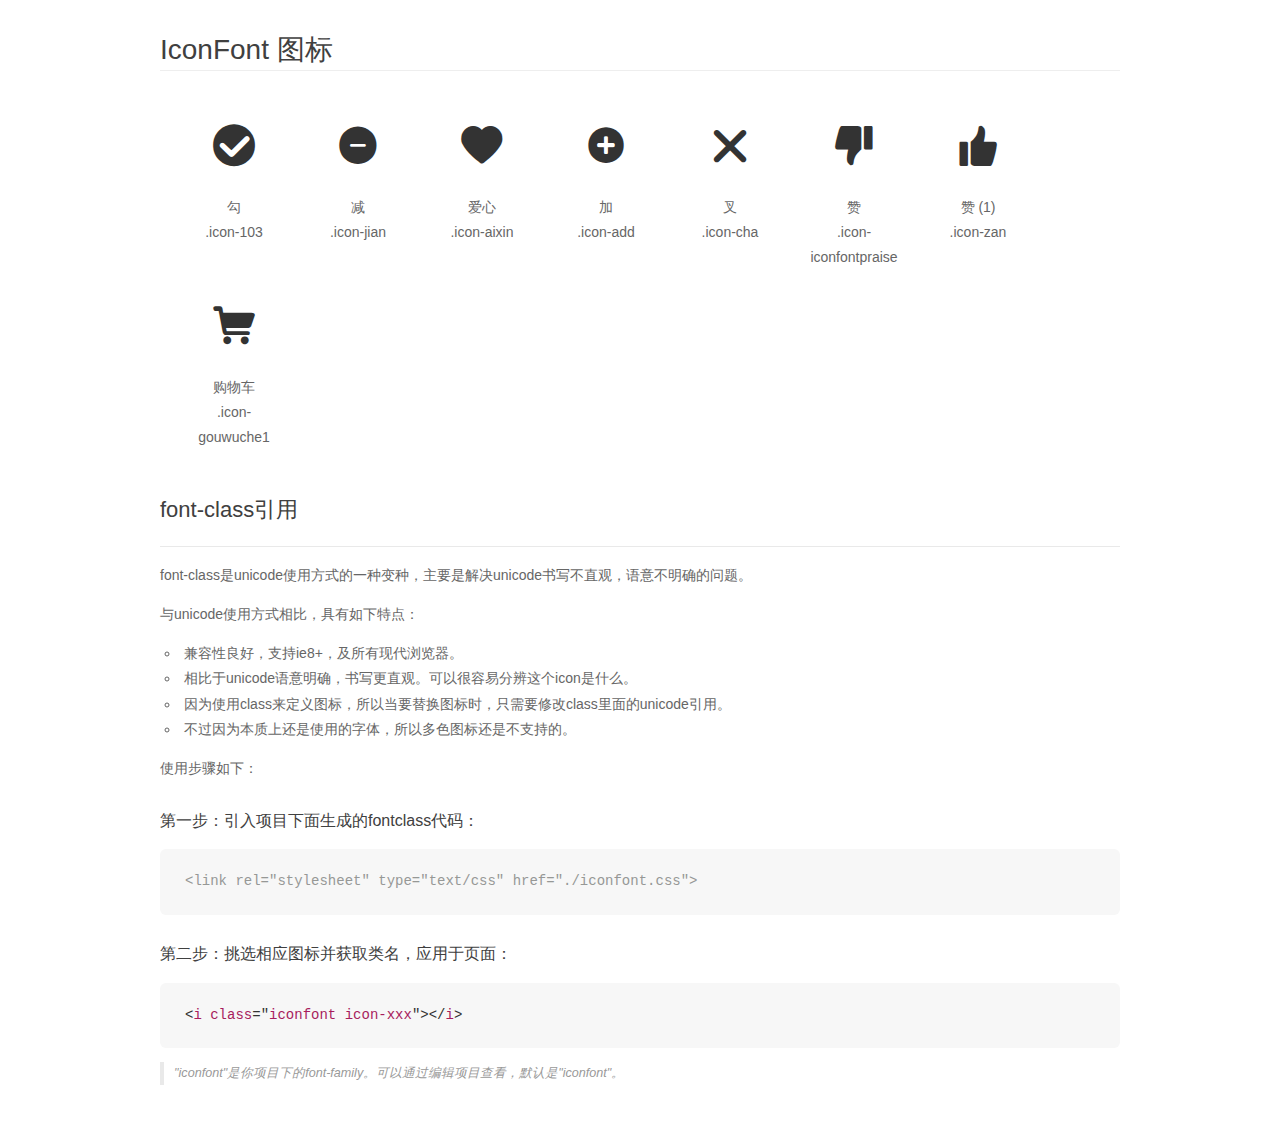
<file: static/font/demo_fontclass.html>
<!DOCTYPE html>
<html>
<head>
    <meta charset="utf-8"/>
    <title>IconFont</title>
    <link rel="stylesheet" href="demo.css">
    <link rel="stylesheet" href="iconfont.css">
</head>
<body>
    <div class="main markdown">
        <h1>IconFont 图标</h1>
        <ul class="icon_lists clear">
            
                <li>
                <i class="icon iconfont icon-103"></i>
                    <div class="name">勾</div>
                    <div class="fontclass">.icon-103</div>
                </li>
            
                <li>
                <i class="icon iconfont icon-jian"></i>
                    <div class="name">减</div>
                    <div class="fontclass">.icon-jian</div>
                </li>
            
                <li>
                <i class="icon iconfont icon-aixin"></i>
                    <div class="name">爱心</div>
                    <div class="fontclass">.icon-aixin</div>
                </li>
            
                <li>
                <i class="icon iconfont icon-add"></i>
                    <div class="name"> 加</div>
                    <div class="fontclass">.icon-add</div>
                </li>
            
                <li>
                <i class="icon iconfont icon-cha"></i>
                    <div class="name">叉</div>
                    <div class="fontclass">.icon-cha</div>
                </li>
            
                <li>
                <i class="icon iconfont icon-iconfontpraise"></i>
                    <div class="name">赞</div>
                    <div class="fontclass">.icon-iconfontpraise</div>
                </li>
            
                <li>
                <i class="icon iconfont icon-zan"></i>
                    <div class="name">赞 (1)</div>
                    <div class="fontclass">.icon-zan</div>
                </li>
            
                <li>
                <i class="icon iconfont icon-gouwuche1"></i>
                    <div class="name">购物车</div>
                    <div class="fontclass">.icon-gouwuche1</div>
                </li>
            
        </ul>

        <h2 id="font-class-">font-class引用</h2>
        <hr>

        <p>font-class是unicode使用方式的一种变种，主要是解决unicode书写不直观，语意不明确的问题。</p>
        <p>与unicode使用方式相比，具有如下特点：</p>
        <ul>
        <li>兼容性良好，支持ie8+，及所有现代浏览器。</li>
        <li>相比于unicode语意明确，书写更直观。可以很容易分辨这个icon是什么。</li>
        <li>因为使用class来定义图标，所以当要替换图标时，只需要修改class里面的unicode引用。</li>
        <li>不过因为本质上还是使用的字体，所以多色图标还是不支持的。</li>
        </ul>
        <p>使用步骤如下：</p>
        <h3 id="-fontclass-">第一步：引入项目下面生成的fontclass代码：</h3>


        <pre><code class="lang-js hljs javascript"><span class="hljs-comment">&lt;link rel="stylesheet" type="text/css" href="./iconfont.css"&gt;</span></code></pre>
        <h3 id="-">第二步：挑选相应图标并获取类名，应用于页面：</h3>
        <pre><code class="lang-css hljs">&lt;<span class="hljs-selector-tag">i</span> <span class="hljs-selector-tag">class</span>="<span class="hljs-selector-tag">iconfont</span> <span class="hljs-selector-tag">icon-xxx</span>"&gt;&lt;/<span class="hljs-selector-tag">i</span>&gt;</code></pre>
        <blockquote>
        <p>"iconfont"是你项目下的font-family。可以通过编辑项目查看，默认是"iconfont"。</p>
        </blockquote>
    </div>
</body>
</html>
</file>
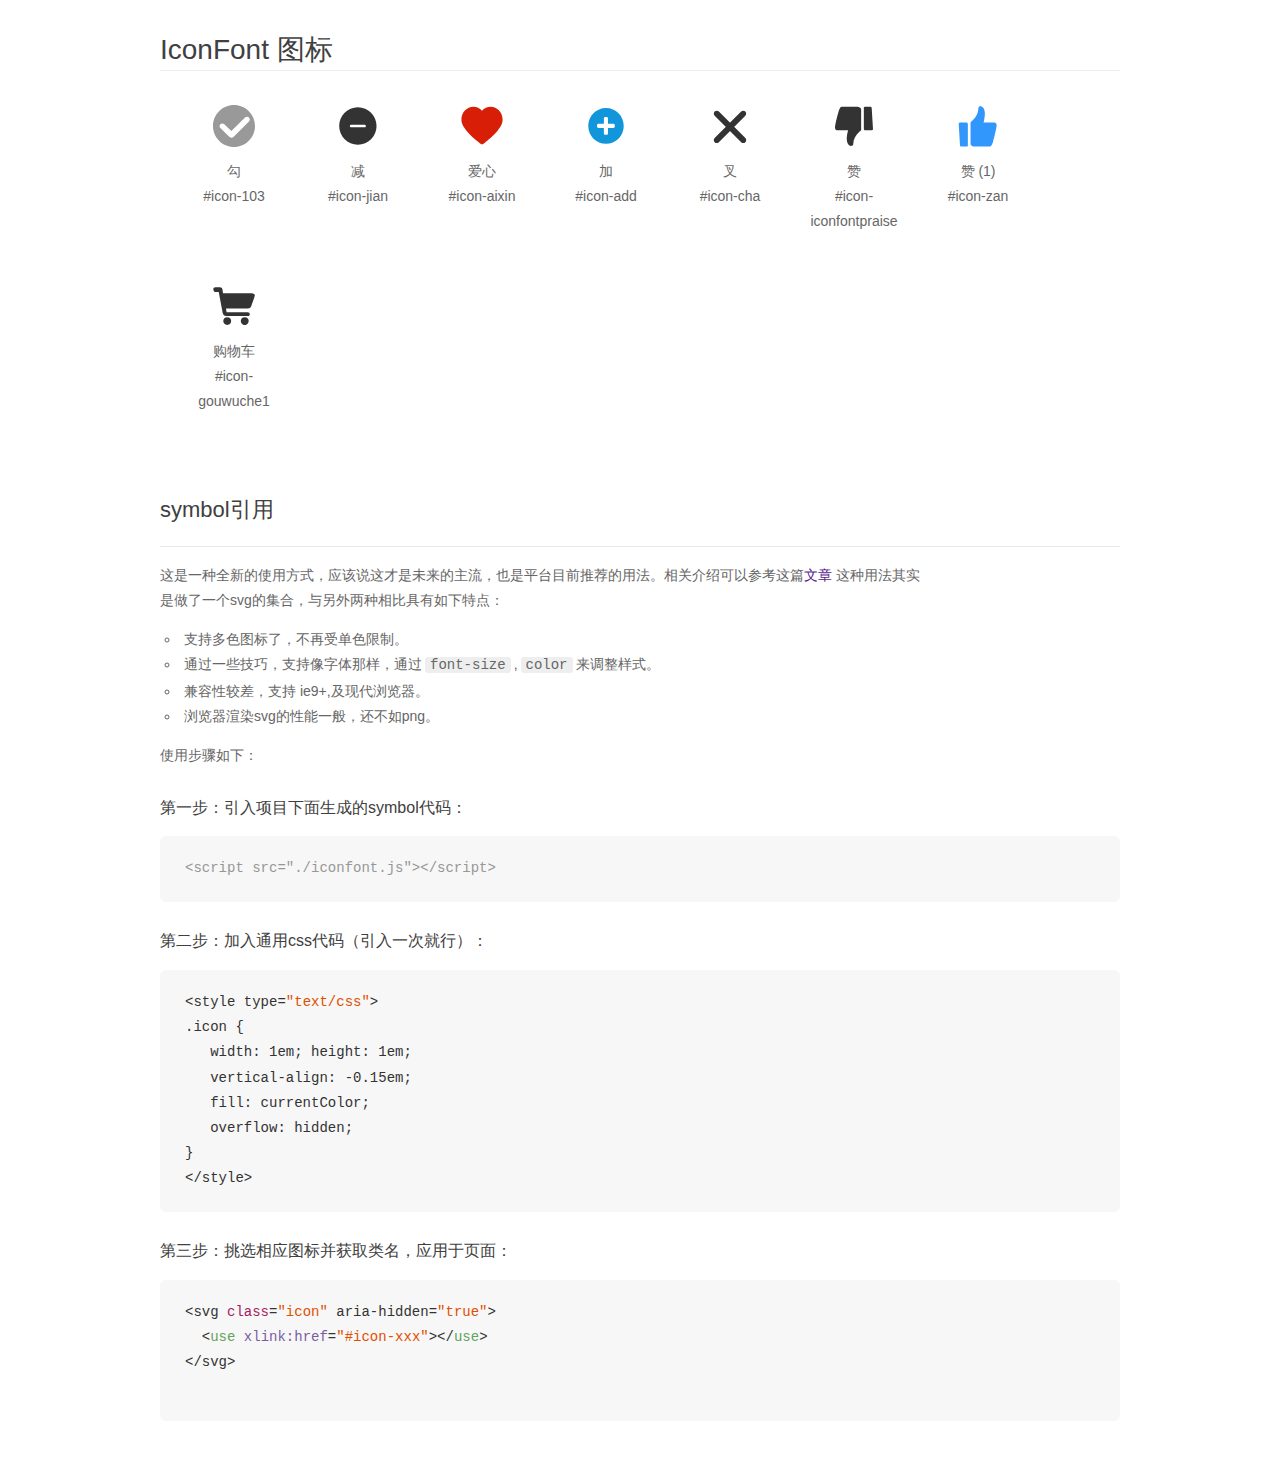
<file: static/font/demo_symbol.html>
<!DOCTYPE html>
<html>
<head>
    <meta charset="utf-8"/>
    <title>IconFont</title>
    <link rel="stylesheet" href="demo.css">
    <script src="iconfont.js"></script>

    <style type="text/css">
        .icon {
          /* 通过设置 font-size 来改变图标大小 */
          width: 1em; height: 1em;
          /* 图标和文字相邻时，垂直对齐 */
          vertical-align: -0.15em;
          /* 通过设置 color 来改变 SVG 的颜色/fill */
          fill: currentColor;
          /* path 和 stroke 溢出 viewBox 部分在 IE 下会显示
             normalize.css 中也包含这行 */
          overflow: hidden;
        }

    </style>
</head>
<body>
    <div class="main markdown">
        <h1>IconFont 图标</h1>
        <ul class="icon_lists clear">
            
                <li>
                    <svg class="icon" aria-hidden="true">
                        <use xlink:href="#icon-103"></use>
                    </svg>
                    <div class="name">勾</div>
                    <div class="fontclass">#icon-103</div>
                </li>
            
                <li>
                    <svg class="icon" aria-hidden="true">
                        <use xlink:href="#icon-jian"></use>
                    </svg>
                    <div class="name">减</div>
                    <div class="fontclass">#icon-jian</div>
                </li>
            
                <li>
                    <svg class="icon" aria-hidden="true">
                        <use xlink:href="#icon-aixin"></use>
                    </svg>
                    <div class="name">爱心</div>
                    <div class="fontclass">#icon-aixin</div>
                </li>
            
                <li>
                    <svg class="icon" aria-hidden="true">
                        <use xlink:href="#icon-add"></use>
                    </svg>
                    <div class="name"> 加</div>
                    <div class="fontclass">#icon-add</div>
                </li>
            
                <li>
                    <svg class="icon" aria-hidden="true">
                        <use xlink:href="#icon-cha"></use>
                    </svg>
                    <div class="name">叉</div>
                    <div class="fontclass">#icon-cha</div>
                </li>
            
                <li>
                    <svg class="icon" aria-hidden="true">
                        <use xlink:href="#icon-iconfontpraise"></use>
                    </svg>
                    <div class="name">赞</div>
                    <div class="fontclass">#icon-iconfontpraise</div>
                </li>
            
                <li>
                    <svg class="icon" aria-hidden="true">
                        <use xlink:href="#icon-zan"></use>
                    </svg>
                    <div class="name">赞 (1)</div>
                    <div class="fontclass">#icon-zan</div>
                </li>
            
                <li>
                    <svg class="icon" aria-hidden="true">
                        <use xlink:href="#icon-gouwuche1"></use>
                    </svg>
                    <div class="name">购物车</div>
                    <div class="fontclass">#icon-gouwuche1</div>
                </li>
            
        </ul>


        <h2 id="symbol-">symbol引用</h2>
        <hr>

        <p>这是一种全新的使用方式，应该说这才是未来的主流，也是平台目前推荐的用法。相关介绍可以参考这篇<a href="">文章</a>
        这种用法其实是做了一个svg的集合，与另外两种相比具有如下特点：</p>
        <ul>
          <li>支持多色图标了，不再受单色限制。</li>
          <li>通过一些技巧，支持像字体那样，通过<code>font-size</code>,<code>color</code>来调整样式。</li>
          <li>兼容性较差，支持 ie9+,及现代浏览器。</li>
          <li>浏览器渲染svg的性能一般，还不如png。</li>
        </ul>
        <p>使用步骤如下：</p>
        <h3 id="-symbol-">第一步：引入项目下面生成的symbol代码：</h3>
        <pre><code class="lang-js hljs javascript"><span class="hljs-comment">&lt;script src="./iconfont.js"&gt;&lt;/script&gt;</span></code></pre>
        <h3 id="-css-">第二步：加入通用css代码（引入一次就行）：</h3>
        <pre><code class="lang-js hljs javascript">&lt;style type=<span class="hljs-string">"text/css"</span>&gt;
.icon {
   width: <span class="hljs-number">1</span>em; height: <span class="hljs-number">1</span>em;
   vertical-align: <span class="hljs-number">-0.15</span>em;
   fill: currentColor;
   overflow: hidden;
}
&lt;<span class="hljs-regexp">/style&gt;</span></code></pre>
        <h3 id="-">第三步：挑选相应图标并获取类名，应用于页面：</h3>
        <pre><code class="lang-js hljs javascript">&lt;svg <span class="hljs-class"><span class="hljs-keyword">class</span></span>=<span class="hljs-string">"icon"</span> aria-hidden=<span class="hljs-string">"true"</span>&gt;<span class="xml"><span class="hljs-tag">
  &lt;<span class="hljs-name">use</span> <span class="hljs-attr">xlink:href</span>=<span class="hljs-string">"#icon-xxx"</span>&gt;</span><span class="hljs-tag">&lt;/<span class="hljs-name">use</span>&gt;</span>
</span>&lt;<span class="hljs-regexp">/svg&gt;
        </span></code></pre>
    </div>
</body>
</html>
</file>
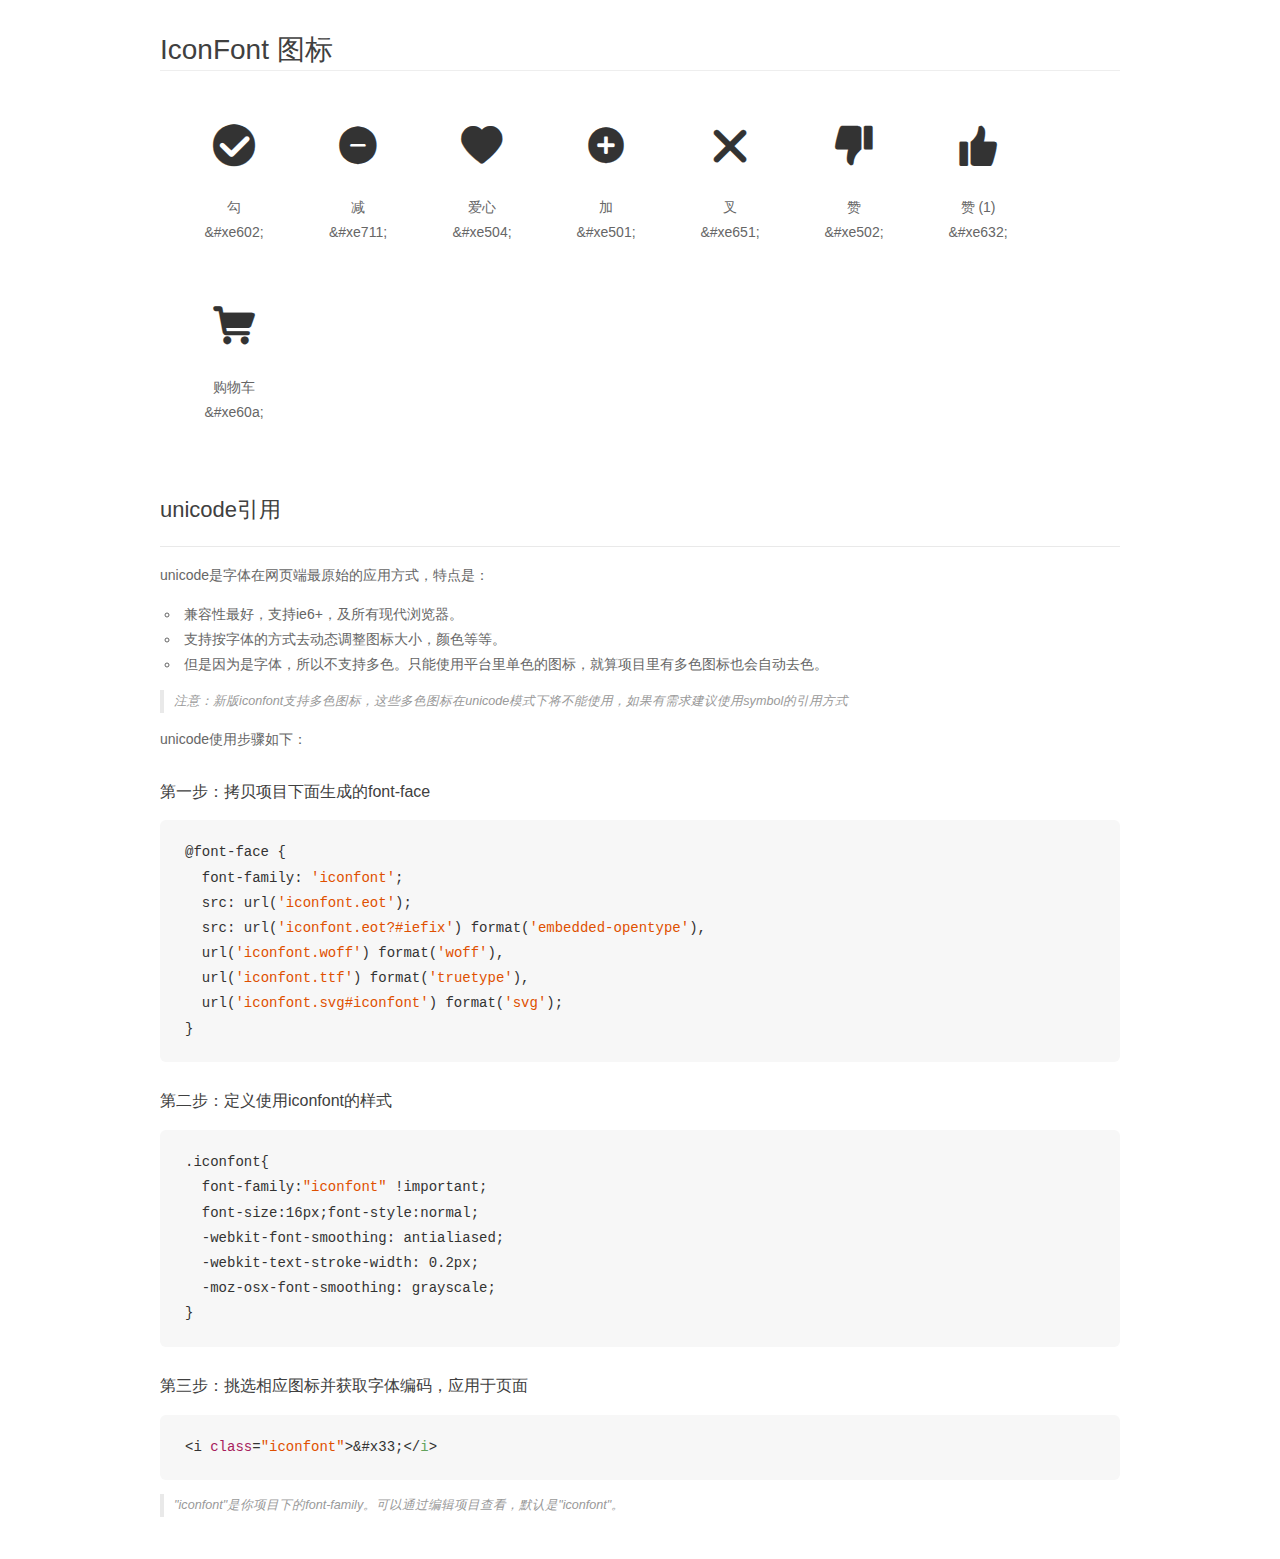
<file: static/font/demo_unicode.html>
<!DOCTYPE html>
<html>
<head>
    <meta charset="utf-8"/>
    <title>IconFont</title>
    <link rel="stylesheet" href="demo.css">

    <style type="text/css">

        @font-face {font-family: "iconfont";
          src: url('iconfont.eot'); /* IE9*/
          src: url('iconfont.eot#iefix') format('embedded-opentype'), /* IE6-IE8 */
          url('iconfont.woff') format('woff'), /* chrome, firefox */
          url('iconfont.ttf') format('truetype'), /* chrome, firefox, opera, Safari, Android, iOS 4.2+*/
          url('iconfont.svg#iconfont') format('svg'); /* iOS 4.1- */
        }

        .iconfont {
          font-family:"iconfont" !important;
          font-size:16px;
          font-style:normal;
          -webkit-font-smoothing: antialiased;
          -webkit-text-stroke-width: 0.2px;
          -moz-osx-font-smoothing: grayscale;
        }

    </style>
</head>
<body>
    <div class="main markdown">
        <h1>IconFont 图标</h1>
        <ul class="icon_lists clear">
            
                <li>
                <i class="icon iconfont">&#xe602;</i>
                    <div class="name">勾</div>
                    <div class="code">&amp;#xe602;</div>
                </li>
            
                <li>
                <i class="icon iconfont">&#xe711;</i>
                    <div class="name">减</div>
                    <div class="code">&amp;#xe711;</div>
                </li>
            
                <li>
                <i class="icon iconfont">&#xe504;</i>
                    <div class="name">爱心</div>
                    <div class="code">&amp;#xe504;</div>
                </li>
            
                <li>
                <i class="icon iconfont">&#xe501;</i>
                    <div class="name"> 加</div>
                    <div class="code">&amp;#xe501;</div>
                </li>
            
                <li>
                <i class="icon iconfont">&#xe651;</i>
                    <div class="name">叉</div>
                    <div class="code">&amp;#xe651;</div>
                </li>
            
                <li>
                <i class="icon iconfont">&#xe502;</i>
                    <div class="name">赞</div>
                    <div class="code">&amp;#xe502;</div>
                </li>
            
                <li>
                <i class="icon iconfont">&#xe632;</i>
                    <div class="name">赞 (1)</div>
                    <div class="code">&amp;#xe632;</div>
                </li>
            
                <li>
                <i class="icon iconfont">&#xe60a;</i>
                    <div class="name">购物车</div>
                    <div class="code">&amp;#xe60a;</div>
                </li>
            
        </ul>
        <h2 id="unicode-">unicode引用</h2>
        <hr>

        <p>unicode是字体在网页端最原始的应用方式，特点是：</p>
        <ul>
        <li>兼容性最好，支持ie6+，及所有现代浏览器。</li>
        <li>支持按字体的方式去动态调整图标大小，颜色等等。</li>
        <li>但是因为是字体，所以不支持多色。只能使用平台里单色的图标，就算项目里有多色图标也会自动去色。</li>
        </ul>
        <blockquote>
        <p>注意：新版iconfont支持多色图标，这些多色图标在unicode模式下将不能使用，如果有需求建议使用symbol的引用方式</p>
        </blockquote>
        <p>unicode使用步骤如下：</p>
        <h3 id="-font-face">第一步：拷贝项目下面生成的font-face</h3>
        <pre><code class="lang-js hljs javascript">@font-face {
  font-family: <span class="hljs-string">'iconfont'</span>;
  src: url(<span class="hljs-string">'iconfont.eot'</span>);
  src: url(<span class="hljs-string">'iconfont.eot?#iefix'</span>) format(<span class="hljs-string">'embedded-opentype'</span>),
  url(<span class="hljs-string">'iconfont.woff'</span>) format(<span class="hljs-string">'woff'</span>),
  url(<span class="hljs-string">'iconfont.ttf'</span>) format(<span class="hljs-string">'truetype'</span>),
  url(<span class="hljs-string">'iconfont.svg#iconfont'</span>) format(<span class="hljs-string">'svg'</span>);
}
</code></pre>
        <h3 id="-iconfont-">第二步：定义使用iconfont的样式</h3>
        <pre><code class="lang-js hljs javascript">.iconfont{
  font-family:<span class="hljs-string">"iconfont"</span> !important;
  font-size:<span class="hljs-number">16</span>px;font-style:normal;
  -webkit-font-smoothing: antialiased;
  -webkit-text-stroke-width: <span class="hljs-number">0.2</span>px;
  -moz-osx-font-smoothing: grayscale;
}
</code></pre>
        <h3 id="-">第三步：挑选相应图标并获取字体编码，应用于页面</h3>
        <pre><code class="lang-js hljs javascript">&lt;i <span class="hljs-class"><span class="hljs-keyword">class</span></span>=<span class="hljs-string">"iconfont"</span>&gt;&amp;#x33;<span class="xml"><span class="hljs-tag">&lt;/<span class="hljs-name">i</span>&gt;</span></span></code></pre>

        <blockquote>
        <p>"iconfont"是你项目下的font-family。可以通过编辑项目查看，默认是"iconfont"。</p>
        </blockquote>
    </div>


</body>
</html>
</file>
<file: static/font/iconfont.css>
@font-face {font-family: "iconfont";
  src: url('iconfont.eot?t=1512524232763'); /* IE9*/
  src: url('iconfont.eot?t=1512524232763#iefix') format('embedded-opentype'), /* IE6-IE8 */
  url('[data-uri]') format('woff'),
  url('iconfont.ttf?t=1512524232763') format('truetype'), /* chrome, firefox, opera, Safari, Android, iOS 4.2+*/
  url('iconfont.svg?t=1512524232763#iconfont') format('svg'); /* iOS 4.1- */
}

.iconfont {
  font-family:"iconfont" !important;
  font-size:16px;
  font-style:normal;
  -webkit-font-smoothing: antialiased;
  -moz-osx-font-smoothing: grayscale;
}

.icon-103:before { content: "\e602"; }

.icon-jian:before { content: "\e711"; }

.icon-aixin:before { content: "\e504"; }

.icon-add:before { content: "\e501"; }

.icon-cha:before { content: "\e651"; }

.icon-iconfontpraise:before { content: "\e502"; }

.icon-zan:before { content: "\e632"; }

.icon-gouwuche1:before { content: "\e60a"; }
</file>
<file: static/font/demo.css>
*{margin: 0;padding: 0;list-style: none;}
/*
KISSY CSS Reset
理念：1. reset 的目的不是清除浏览器的默认样式，这仅是部分工作。清除和重置是紧密不可分的。
2. reset 的目的不是让默认样式在所有浏览器下一致，而是减少默认样式有可能带来的问题。
3. reset 期望提供一套普适通用的基础样式。但没有银弹，推荐根据具体需求，裁剪和修改后再使用。
特色：1. 适应中文；2. 基于最新主流浏览器。
维护：玉伯<lifesinger@gmail.com>, 正淳<ragecarrier@gmail.com>
 */

/** 清除内外边距 **/
body, h1, h2, h3, h4, h5, h6, hr, p, blockquote, /* structural elements 结构元素 */
dl, dt, dd, ul, ol, li, /* list elements 列表元素 */
pre, /* text formatting elements 文本格式元素 */
form, fieldset, legend, button, input, textarea, /* form elements 表单元素 */
th, td /* table elements 表格元素 */ {
  margin: 0;
  padding: 0;
}

/** 设置默认字体 **/
body,
button, input, select, textarea /* for ie */ {
  font: 12px/1.5 tahoma, arial, \5b8b\4f53, sans-serif;
}
h1, h2, h3, h4, h5, h6 { font-size: 100%; }
address, cite, dfn, em, var { font-style: normal; } /* 将斜体扶正 */
code, kbd, pre, samp { font-family: courier new, courier, monospace; } /* 统一等宽字体 */
small { font-size: 12px; } /* 小于 12px 的中文很难阅读，让 small 正常化 */

/** 重置列表元素 **/
ul, ol { list-style: none; }

/** 重置文本格式元素 **/
a { text-decoration: none; }
a:hover { text-decoration: underline; }


/** 重置表单元素 **/
legend { color: #000; } /* for ie6 */
fieldset, img { border: 0; } /* img 搭车：让链接里的 img 无边框 */
button, input, select, textarea { font-size: 100%; } /* 使得表单元素在 ie 下能继承字体大小 */
/* 注：optgroup 无法扶正 */

/** 重置表格元素 **/
table { border-collapse: collapse; border-spacing: 0; }

/* 清除浮动 */
.ks-clear:after, .clear:after {
  content: '\20';
  display: block;
  height: 0;
  clear: both;
}
.ks-clear, .clear {
  *zoom: 1;
}

.main {
  padding: 30px 100px;
width: 960px;
margin: 0 auto;
}
.main h1{font-size:36px; color:#333; text-align:left;margin-bottom:30px; border-bottom: 1px solid #eee;}

.helps{margin-top:40px;}
.helps pre{
  padding:20px;
  margin:10px 0;
  border:solid 1px #e7e1cd;
  background-color: #fffdef;
  overflow: auto;
}

.icon_lists{
  width: 100% !important;

}

.icon_lists li{
  float:left;
  width: 100px;
  height:180px;
  text-align: center;
  list-style: none !important;
}
.icon_lists .icon{
  font-size: 42px;
  line-height: 100px;
  margin: 10px 0;
  color:#333;
  -webkit-transition: font-size 0.25s ease-out 0s;
  -moz-transition: font-size 0.25s ease-out 0s;
  transition: font-size 0.25s ease-out 0s;

}
.icon_lists .icon:hover{
  font-size: 100px;
}



.markdown {
  color: #666;
  font-size: 14px;
  line-height: 1.8;
}

.highlight {
  line-height: 1.5;
}

.markdown img {
  vertical-align: middle;
  max-width: 100%;
}

.markdown h1 {
  color: #404040;
  font-weight: 500;
  line-height: 40px;
  margin-bottom: 24px;
}

.markdown h2,
.markdown h3,
.markdown h4,
.markdown h5,
.markdown h6 {
  color: #404040;
  margin: 1.6em 0 0.6em 0;
  font-weight: 500;
  clear: both;
}

.markdown h1 {
  font-size: 28px;
}

.markdown h2 {
  font-size: 22px;
}

.markdown h3 {
  font-size: 16px;
}

.markdown h4 {
  font-size: 14px;
}

.markdown h5 {
  font-size: 12px;
}

.markdown h6 {
  font-size: 12px;
}

.markdown hr {
  height: 1px;
  border: 0;
  background: #e9e9e9;
  margin: 16px 0;
  clear: both;
}

.markdown p,
.markdown pre {
  margin: 1em 0;
}

.markdown > p,
.markdown > blockquote,
.markdown > .highlight,
.markdown > ol,
.markdown > ul {
  width: 80%;
}

.markdown ul > li {
  list-style: circle;
}

.markdown > ul li,
.markdown blockquote ul > li {
  margin-left: 20px;
  padding-left: 4px;
}

.markdown > ul li p,
.markdown > ol li p {
  margin: 0.6em 0;
}

.markdown ol > li {
  list-style: decimal;
}

.markdown > ol li,
.markdown blockquote ol > li {
  margin-left: 20px;
  padding-left: 4px;
}

.markdown code {
  margin: 0 3px;
  padding: 0 5px;
  background: #eee;
  border-radius: 3px;
}

.markdown pre {
  border-radius: 6px;
  background: #f7f7f7;
  padding: 20px;
}

.markdown pre code {
  border: none;
  background: #f7f7f7;
  margin: 0;
}

.markdown strong,
.markdown b {
  font-weight: 600;
}

.markdown > table {
  border-collapse: collapse;
  border-spacing: 0px;
  empty-cells: show;
  border: 1px solid #e9e9e9;
  width: 95%;
  margin-bottom: 24px;
}

.markdown > table th {
  white-space: nowrap;
  color: #333;
  font-weight: 600;

}

.markdown > table th,
.markdown > table td {
  border: 1px solid #e9e9e9;
  padding: 8px 16px;
  text-align: left;
}

.markdown > table th {
  background: #F7F7F7;
}

.markdown blockquote {
  font-size: 90%;
  color: #999;
  border-left: 4px solid #e9e9e9;
  padding-left: 0.8em;
  margin: 1em 0;
  font-style: italic;
}

.markdown blockquote p {
  margin: 0;
}

.markdown .anchor {
  opacity: 0;
  transition: opacity 0.3s ease;
  margin-left: 8px;
}

.markdown .waiting {
  color: #ccc;
}

.markdown h1:hover .anchor,
.markdown h2:hover .anchor,
.markdown h3:hover .anchor,
.markdown h4:hover .anchor,
.markdown h5:hover .anchor,
.markdown h6:hover .anchor {
  opacity: 1;
  display: inline-block;
}

.markdown > br,
.markdown > p > br {
  clear: both;
}


.hljs {
  display: block;
  background: white;
  padding: 0.5em;
  color: #333333;
  overflow-x: auto;
}

.hljs-comment,
.hljs-meta {
  color: #969896;
}

.hljs-string,
.hljs-variable,
.hljs-template-variable,
.hljs-strong,
.hljs-emphasis,
.hljs-quote {
  color: #df5000;
}

.hljs-keyword,
.hljs-selector-tag,
.hljs-type {
  color: #a71d5d;
}

.hljs-literal,
.hljs-symbol,
.hljs-bullet,
.hljs-attribute {
  color: #0086b3;
}

.hljs-section,
.hljs-name {
  color: #63a35c;
}

.hljs-tag {
  color: #333333;
}

.hljs-title,
.hljs-attr,
.hljs-selector-id,
.hljs-selector-class,
.hljs-selector-attr,
.hljs-selector-pseudo {
  color: #795da3;
}

.hljs-addition {
  color: #55a532;
  background-color: #eaffea;
}

.hljs-deletion {
  color: #bd2c00;
  background-color: #ffecec;
}

.hljs-link {
  text-decoration: underline;
}

pre{
  background: #fff;
}
</file>
